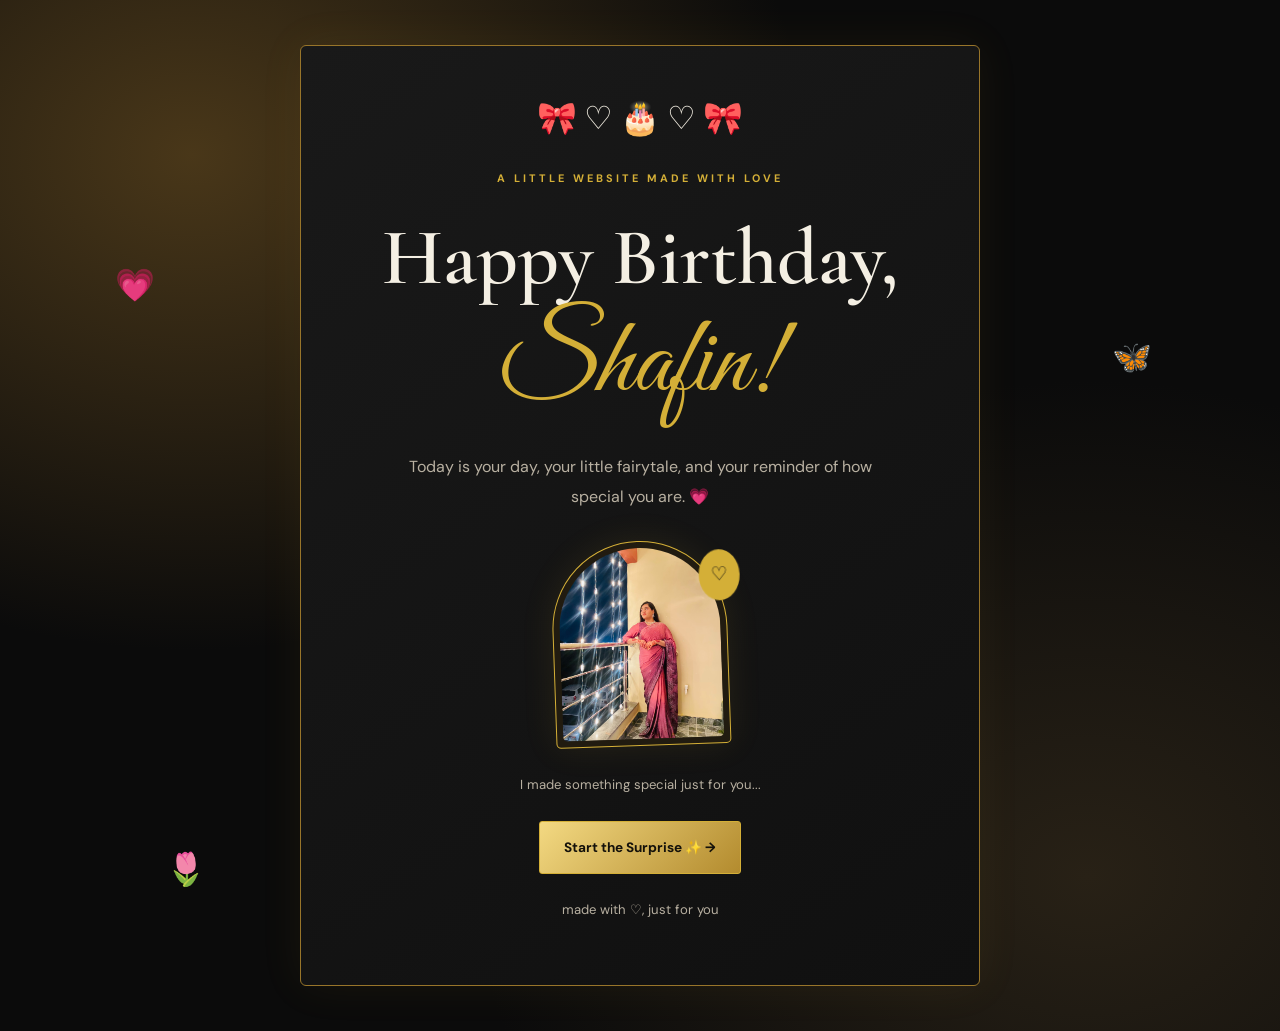
<file: index.html>
<!DOCTYPE html>
<html lang="en">
<head>
  <meta charset="UTF-8">
  <meta name="viewport" content="width=device-width, initial-scale=1.0">
  <title>For My Bestie 🎀</title>
  <link rel="stylesheet" href="style.css">
  <script src="script.js" defer></script>
</head>
<body class="welcome-page">
  <div class="sparkles">✦　♡　✧　♡　✦　♡　✧</div>

  <main class="welcome-card">
    <div class="sticker">🎀 ♡ 🎂 ♡ 🎀</div>
    <p class="tag">A LITTLE WEBSITE MADE WITH LOVE</p>
    <h1>Happy Birthday,<br><span class="script-font">Shafin!</span></h1>
    <p class="subtitle">
      Today is your day, your little fairytale,
      and your reminder of how special you are. 💗
    </p>

    <div class="hero-photo">
      <img src="WhatsApp Image 2026-10-11 at 2.31.13 PM (1).jpeg" alt="My beautiful bestie">
      <span class="photo-heart">♡</span>
    </div>

    <p class="tiny-note">I made something special just for you...</p>
    <a class="button" href="memories.html">Start the Surprise ✨ →</a>
    <p class="bottom-note">made with ♡, just for you</p>
  </main>

  <div class="floating floating-one">💗</div>
  <div class="floating floating-two">🦋</div>
  <div class="floating floating-three">🌷</div>
</body>
</html>
</file>
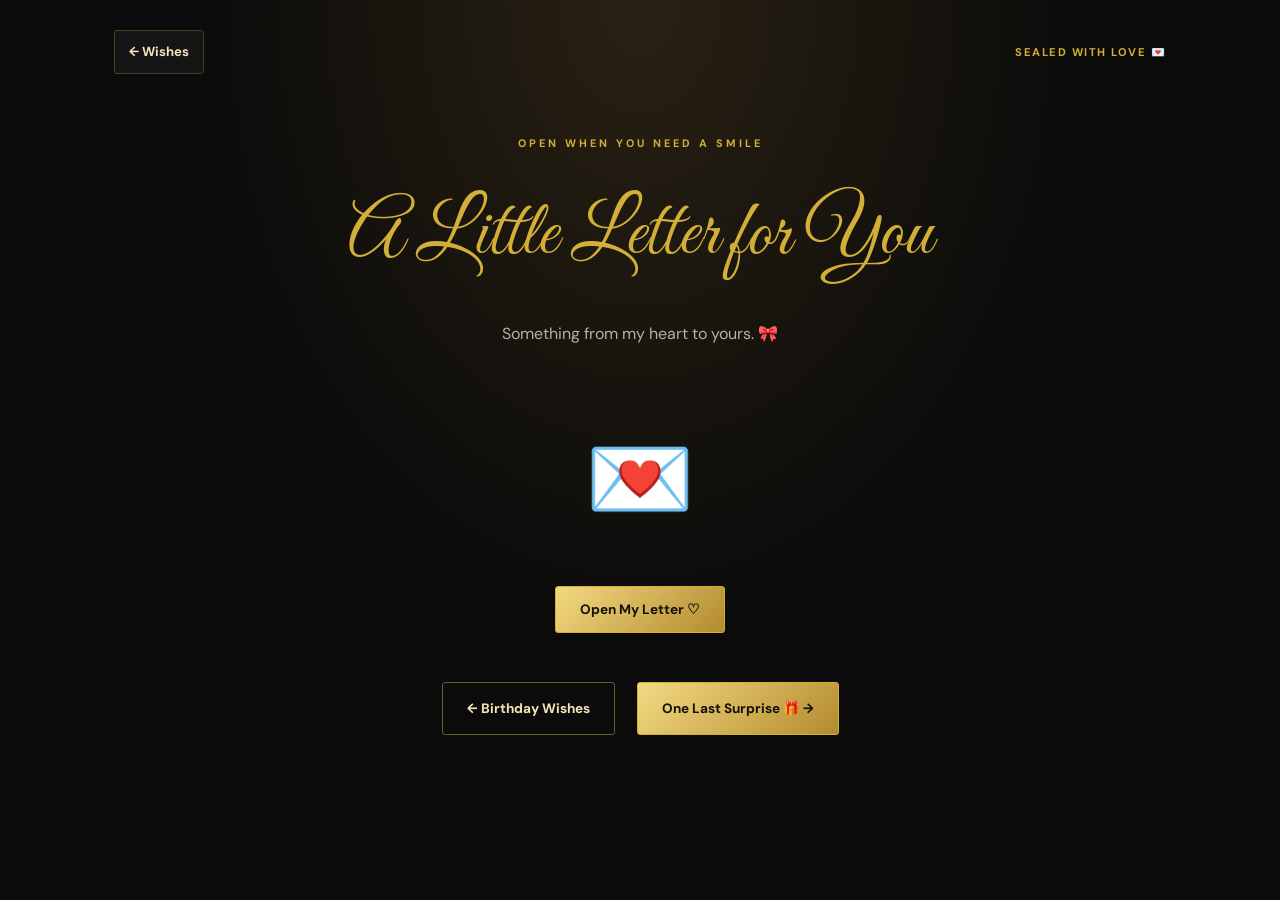
<file: letter.html>
<!DOCTYPE html>
<html lang="en">
<head>
  <meta charset="UTF-8">
  <meta name="viewport" content="width=device-width, initial-scale=1.0">
  <title>A Letter for You 💗</title>
  <link rel="stylesheet" href="style.css">
  <script src="script.js" defer></script>
</head>
<body class="letter-page">
  <main class="page-container">
    <nav class="top-nav">
      <a href="wishes.html" class="back-link">← Wishes</a>
      <span>SEALED WITH LOVE 💌</span>
    </nav>

    <header class="page-heading">
      <p class="tag">OPEN WHEN YOU NEED A SMILE</p>
      <h1 class="script-font">A Little Letter for You</h1>
      <p>Something from my heart to yours. 🎀</p>
    </header>

    <section class="letter-wrapper">
      <div class="envelope">💌</div>
      <button class="button" id="openLetter">Open My Letter ♡</button>

      <article class="letter-paper" id="letterPaper" hidden>
        <p class="letter-date">A special day for a special soul ✨</p>
        <h2 class="script-font">Dear Bestie,</h2>
        <p id="typedLetter"></p>
        <p class="signature script-font">Lots of love, always ♡</p>
      </article>
    </section>

    <div class="navigation-buttons">
      <a href="wishes.html" class="button secondary-button">← Birthday Wishes</a>
      <a href="surprise.html" class="button">One Last Surprise 🎁 →</a>
    </div>
  </main>
</body>
</html>
</file>
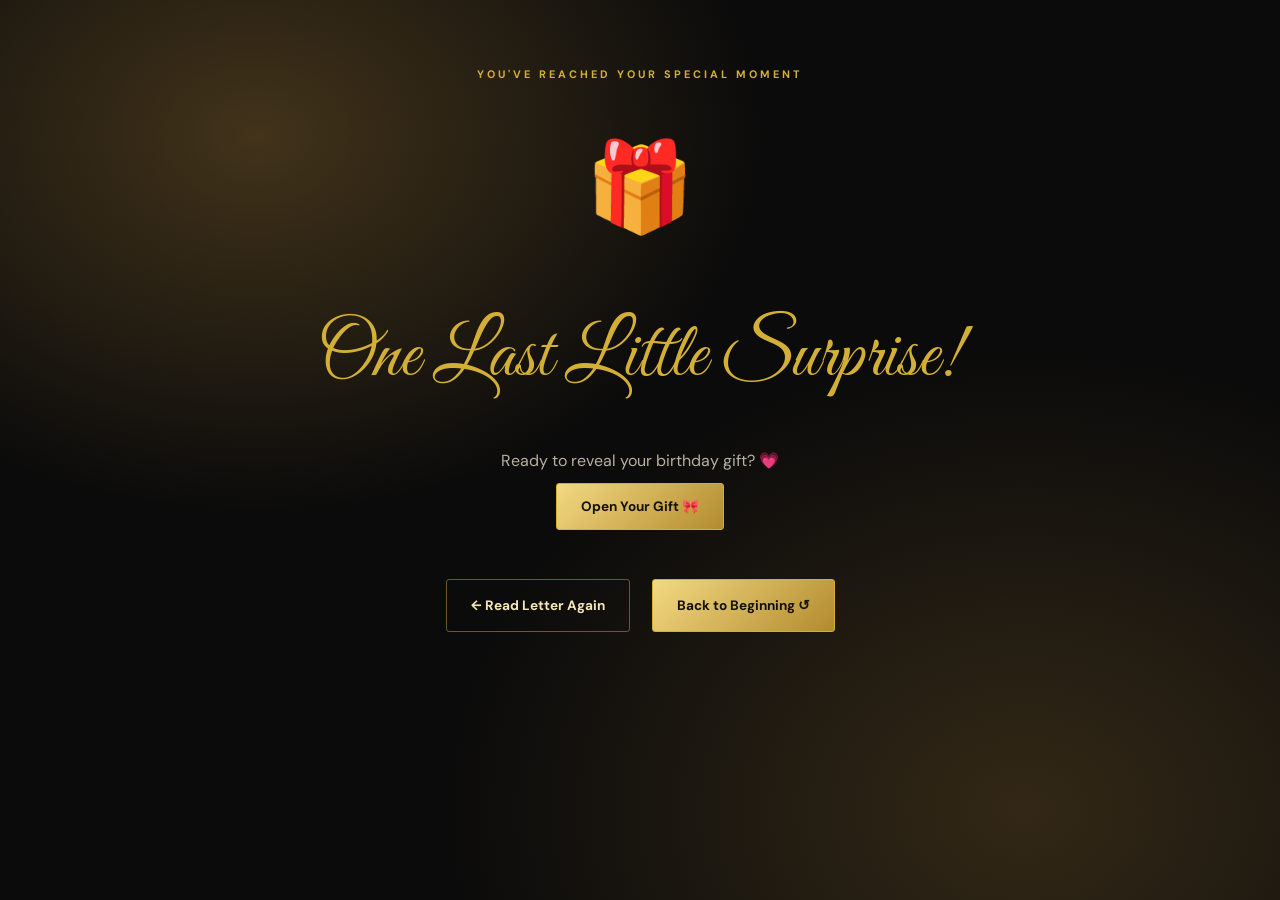
<file: surprise.html>
<!DOCTYPE html>
<html lang="en">
<head>
  <meta charset="UTF-8">
  <meta name="viewport" content="width=device-width, initial-scale=1.0">
  <title>Your Special Surprise 🎁</title>
  <link rel="stylesheet" href="style.css">
  <script src="script.js" defer></script>
</head>
<body class="surprise-page">
  <main class="page-container final-page">
    <p class="tag">YOU'VE REACHED YOUR SPECIAL MOMENT</p>
    <div class="final-emoji">🎁</div>
    <h1 class="script-font">One Last Little Surprise!</h1>
    <p>Ready to reveal your birthday gift? 💗</p>

    <button class="button" id="giftButton">Open Your Gift 🎀</button>

    <section id="giftReveal" class="gift-reveal" hidden>
      <div class="confetti-emoji">🎉 ✨ 💗 🌸 🎊</div>
      <img src="WhatsApp Image 2026-10-11 at 2.31.15 PM.jpeg" alt="Birthday bestie" class="final-photo">
      <h2 class="script-font">Happy Birthday, Jani</h2>
      <p>
        May your life be as colourful as these pages,
        as beautiful as your smile, and as magical as
        every dream you hold. Keep shining, keep growing,
        and never forget how special you are. 💖
      </p>
      <p class="final-wish">Your best days are yet to come. 🌷</p>
      <button class="button secondary-button" id="celebrateAgain">Celebrate Again 🎉</button>
    </section>

    <div class="navigation-buttons">
      <a href="letter.html" class="button secondary-button">← Read Letter Again</a>
      <a href="index.html" class="button">Back to Beginning ↺</a>
    </div>
  </main>
</body>
</html>
</file>
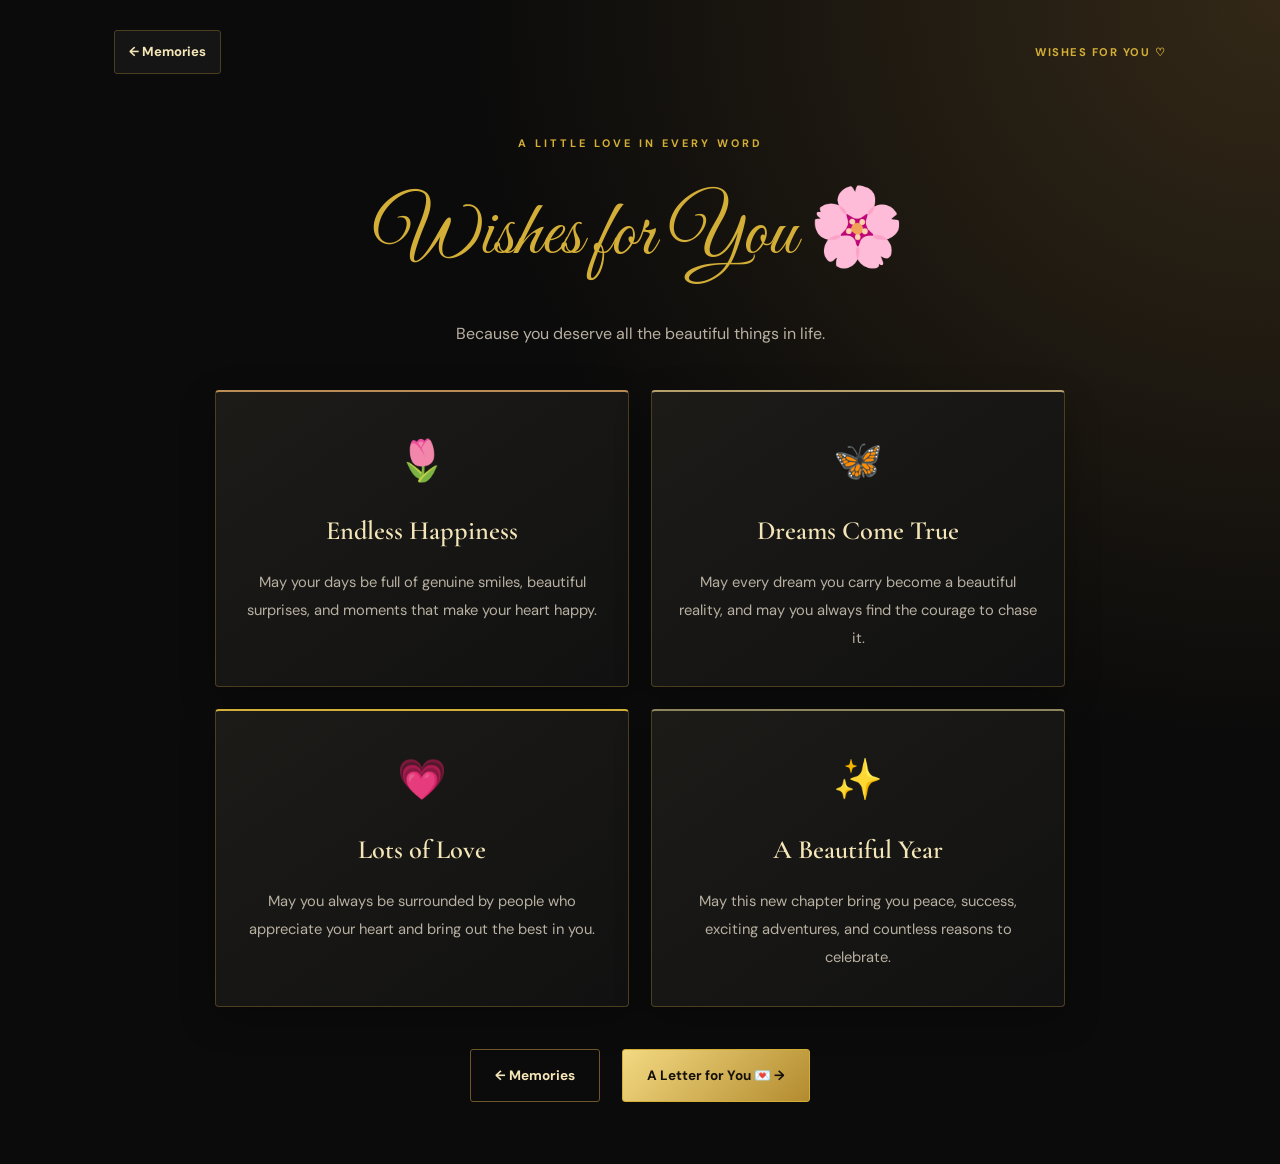
<file: wishes.html>
<!DOCTYPE html>
<html lang="en">
<head>
  <meta charset="UTF-8">
  <meta name="viewport" content="width=device-width, initial-scale=1.0">
  <title>Birthday Wishes 💌</title>
  <link rel="stylesheet" href="style.css">
  <script src="script.js" defer></script>
</head>
<body class="wishes-page">
  <main class="page-container">
    <nav class="top-nav">
      <a href="memories.html" class="back-link">← Memories</a>
      <span>WISHES FOR YOU ♡</span>
    </nav>

    <header class="page-heading">
      <p class="tag">A LITTLE LOVE IN EVERY WORD</p>
      <h1 class="script-font">Wishes for You 🌸</h1>
      <p>Because you deserve all the beautiful things in life.</p>
    </header>

    <section class="wish-grid">
      <article class="wish-card wish-pink">
        <span class="wish-icon">🌷</span>
        <h2>Endless Happiness</h2>
        <p>May your days be full of genuine smiles, beautiful surprises, and moments that make your heart happy.</p>
      </article>

      <article class="wish-card wish-purple">
        <span class="wish-icon">🦋</span>
        <h2>Dreams Come True</h2>
        <p>May every dream you carry become a beautiful reality, and may you always find the courage to chase it.</p>
      </article>

      <article class="wish-card wish-peach">
        <span class="wish-icon">💗</span>
        <h2>Lots of Love</h2>
        <p>May you always be surrounded by people who appreciate your heart and bring out the best in you.</p>
      </article>

      <article class="wish-card wish-blue">
        <span class="wish-icon">✨</span>
        <h2>A Beautiful Year</h2>
        <p>May this new chapter bring you peace, success, exciting adventures, and countless reasons to celebrate.</p>
      </article>
    </section>

    <div class="navigation-buttons">
      <a href="memories.html" class="button secondary-button">← Memories</a>
      <a href="letter.html" class="button">A Letter for You 💌 →</a>
    </div>
  </main>
</body>
</html>
</file>
<file: style.css>
@import url('https://fonts.googleapis.com/css2?family=Cormorant+Garamond:wght@400;500;600;700&family=DM+Sans:wght@400;500;600;700&family=Great+Vibes&display=swap');

/* ===== COLORS ===== */

:root {
    --black: #0b0b0b;
    --surface: #151515;
    --surface-light: #202020;
    --gold: #d4af37;
    --gold-light: #f5e6b8;
    --gold-dark: #98752a;
    --text: #f4efe3;
    --muted: #b8b0a1;
    --border: #4d3e1e;
}

/* ===== RESET ===== */

* {
    box-sizing: border-box;
    margin: 0;
    padding: 0;
}

html {
    min-height: 100%;
    scroll-behavior: smooth;
    overflow-x: hidden;
    overflow-y: auto;
}

body {
    min-height: 100vh;
    min-height: 100svh;
    height: auto;
    overflow-x: hidden;
    overflow-y: auto;
    color: var(--text);
    background:
        radial-gradient(ellipse at top, #292113 0%, transparent 50%),
        var(--black);
    font-family: 'DM Sans', sans-serif;
    line-height: 1.7;
}

img {
    max-width: 100%;
}

a {
    color: inherit;
    text-decoration: none;
}

button,
a {
    -webkit-tap-highlight-color: transparent;
}

h1,
h2 {
    font-family: 'Cormorant Garamond', serif;
    font-weight: 600;
}

p {
    overflow-wrap: break-word;
}

.script-font {
    font-family: 'Great Vibes', cursive;
    color: var(--gold);
    font-weight: 400;
}

/* ===== WELCOME PAGE ===== */

.welcome-page {
    display: grid;
    place-items: center;
    position: relative;

    min-height: 100vh;
    min-height: 100svh;
    height: auto;

    overflow: visible;
    padding: 45px 18px;

    background:
        radial-gradient(ellipse at 15% 15%, #493719 0%, transparent 40%),
        radial-gradient(ellipse at 85% 85%, #282116 0%, transparent 40%),
        #0b0b0b;
}

.welcome-card {
    width: min(100%, 680px);
    padding: 45px 25px;
    text-align: center;

    background: linear-gradient(145deg, #191919, #101010);
    border: 1px solid var(--gold-dark);
    border-radius: 6px;

    box-shadow: 0 0 45px #d4af3712;
    animation: enter .8s ease both;
    position: relative;
    z-index: 1;
}

.sticker {
    font-size: 2rem;
    margin-bottom: 24px;
}

.tag {
    color: var(--gold);
    letter-spacing: 3px;
    font-size: .68rem;
    font-weight: 700;
}

.welcome-card h1 {
    font-size: clamp(2.8rem, 8vw, 5rem);
    line-height: 1.15;
    margin: 24px 0;
}

.welcome-card h1 span {
    font-size: 1.35em;
}

.subtitle {
    max-width: 470px;
    margin: 0 auto 25px;
    color: var(--muted);
    line-height: 1.9;
}

.hero-photo {
    position: relative;
    width: 175px;
    height: 205px;
    margin: 28px auto;
    padding: 6px;

    background: #211b10;
    border: 1px solid var(--gold);
    border-radius: 90px 90px 5px 5px;

    box-shadow: 0 0 35px #d4af3719;
    transform: rotate(-2deg);
}

.hero-photo img {
    display: block;
    width: 100%;
    height: 100%;
    object-fit: cover;
    border-radius: inherit;
}

.photo-heart {
    position: absolute;
    right: -15px;
    top: 10px;
    background: var(--gold);
    color: #111;
    border-radius: 50%;
    padding: 9px 12px;
    font-size: 1.2rem;
}

.tiny-note,
.bottom-note {
    color: var(--muted);
    font-size: .82rem;
    margin: 18px 0;
}

/* ===== BUTTONS ===== */

.button {
    display: inline-flex;
    justify-content: center;
    align-items: center;
    gap: 8px;

    margin: 7px;
    padding: 14px 24px;

    border: 1px solid var(--gold);
    border-radius: 3px;

    background: linear-gradient(135deg, #f3d982, #b38b2e);
    color: #14110a;

    font-family: 'DM Sans', sans-serif;
    font-size: .85rem;
    font-weight: 700;

    cursor: pointer;
    transition: .3s ease;
}

.button:hover {
    background: var(--gold-light);
    transform: translateY(-3px);
    box-shadow: 0 8px 25px #d4af3725;
}

.secondary-button {
    background: transparent;
    color: var(--gold-light);
    border: 1px solid #6e5728;
    box-shadow: none;
}

.secondary-button:hover {
    background: #2b2415;
}

/* ===== FLOATING DECORATIONS ===== */

.sparkles {
    position: absolute;
    top: 8%;
    color: var(--gold);
    letter-spacing: 8px;
    font-size: 1.5rem;
    animation: float 4s infinite ease-in-out;
    pointer-events: none;
}

.floating {
    position: absolute;
    font-size: 2rem;
    animation: float 3s infinite ease-in-out;
    pointer-events: none;
}

.floating-one {
    left: 9%;
    top: 25%;
}

.floating-two {
    right: 10%;
    top: 32%;
    animation-delay: .5s;
}

.floating-three {
    left: 13%;
    bottom: 13%;
    animation-delay: 1s;
}

/* ===== SHARED PAGE LAYOUT ===== */

.page-container {
    width: min(1100px, 100%);
    margin: 0 auto;
    padding: 30px 24px 55px;
    animation: enter .65s ease both;
}

.top-nav {
    display: flex;
    align-items: center;
    justify-content: space-between;
    flex-wrap: wrap;
    gap: 12px;

    color: var(--gold);
    font-size: .7rem;
    font-weight: 700;
    letter-spacing: 1.5px;
}

.back-link {
    display: inline-block;
    padding: 10px 14px;

    border: 1px solid var(--border);
    border-radius: 3px;

    color: var(--gold-light);
    background: var(--surface);

    letter-spacing: 0;
    font-size: .82rem;
}

.page-heading {
    text-align: center;
    padding: 60px 0 40px;
}

.page-heading h1 {
    font-size: clamp(2.8rem, 7vw, 4.8rem);
    margin: 18px 0;
}

.page-heading > p:last-child {
    color: var(--muted);
    line-height: 1.9;
}

/* ===== PHOTO GALLERY ===== */

.memory-grid {
    display: grid;
    grid-template-columns: repeat(4, minmax(0, 1fr));
    gap: 24px;
}

.polaroid {
    min-width: 0;
    padding: 9px 9px 0;

    background: linear-gradient(145deg, #222, #141414);
    border: 1px solid var(--border);
    box-shadow: 0 10px 35px #0008;
    border-radius: 3px;

    transition: transform .3s, border-color .3s;
    cursor: zoom-in;
}

.tilt-left {
    transform: rotate(-2deg);
}

.tilt-right {
    transform: rotate(2deg);
}

.polaroid:hover {
    transform: translateY(-7px) rotate(0);
    border-color: var(--gold);
}

.polaroid img {
    display: block;
    width: 100%;
    height: 235px;
    object-fit: cover;
    background: #272116;
}

.polaroid figcaption {
    min-height: 60px;
    display: grid;
    place-items: center;
    padding: 8px 2px;

    color: var(--gold-light);
    font-family: 'Cormorant Garamond', serif;
    font-size: 1.2rem;
    font-style: italic;
    text-align: center;
}

.center-note {
    text-align: center;
    margin: 35px 0;
    color: var(--muted);
}

.navigation-buttons {
    display: flex;
    flex-wrap: wrap;
    justify-content: center;
    margin-top: 35px;
    gap: 8px;
}

/* ===== IMAGE LIGHTBOX ===== */

.lightbox {
    display: none;
    position: fixed;
    inset: 0;
    z-index: 20;

    background: #050505f5;
    place-items: center;
    padding: 30px;
}

.lightbox.open {
    display: grid;
}

.lightbox img {
    max-width: 90%;
    max-height: 80vh;
    object-fit: contain;

    border: 1px solid var(--gold);
    padding: 6px;
    background: var(--surface);
}

.close-lightbox {
    position: absolute;
    right: 25px;
    top: 15px;

    color: var(--gold);
    font-size: 2.5rem;
    background: none;
    border: none;
    cursor: pointer;
}

/* ===== BIRTHDAY WISHES ===== */

.wishes-page {
    background:
        radial-gradient(ellipse at top right, #332817, transparent 45%),
        #0b0b0b;
}

.wish-grid {
    display: grid;
    grid-template-columns: repeat(2, minmax(0, 1fr));
    gap: 22px;
    max-width: 850px;
    margin: 0 auto;
}

.wish-card {
    text-align: center;
    padding: 34px 25px;

    border: 1px solid var(--border);
    border-radius: 4px;

    background: linear-gradient(145deg, #1c1b18, #111);
    box-shadow: 0 12px 35px #0004;

    transition: transform .3s, border-color .3s;
}

.wish-card:hover {
    transform: translateY(-6px);
    border-color: var(--gold);
}

.wish-pink {
    border-top: 2px solid #b98c55;
}

.wish-purple {
    border-top: 2px solid #b5a06b;
}

.wish-peach {
    border-top: 2px solid #d4af37;
}

.wish-blue {
    border-top: 2px solid #8d855e;
}

.wish-icon {
    font-size: 2.5rem;
}

.wish-card h2 {
    color: var(--gold-light);
    margin: 15px 0;
    font-size: 1.65rem;
}

.wish-card p {
    color: var(--muted);
    font-size: .92rem;
    line-height: 1.9;
}

/* ===== PERSONAL LETTER ===== */

.letter-wrapper {
    max-width: 680px;
    margin: 0 auto;
    text-align: center;
}

.envelope {
    font-size: 5.5rem;
    margin: 15px 0 25px;
    animation: float 3s infinite;
}

.letter-paper {
    margin: 30px auto;
    padding: clamp(25px, 6vw, 55px);
    text-align: left;

    color: #e8dcc1;
    background: #181611;

    border: 1px solid var(--gold-dark);
    box-shadow: 0 15px 45px #0006;
    border-radius: 3px;

    line-height: 2;
    animation: enter .5s ease;
}

.letter-date {
    color: var(--gold);
    font-size: .8rem;
    text-align: right;
    margin-bottom: 25px;
}

.letter-paper h2 {
    font-size: 2.8rem;
    margin-bottom: 18px;
    color: var(--gold);
}

#typedLetter {
    white-space: pre-line;
    color: #d0c5b0;
    min-height: 140px;
    overflow-wrap: anywhere;
}

.signature {
    text-align: right;
    font-family: 'Great Vibes', cursive;
    color: var(--gold-light);
    font-size: 2.1rem;
    margin-top: 25px;
}

/* ===== FINAL SURPRISE PAGE ===== */

.surprise-page {
    background:
        radial-gradient(ellipse at 20% 15%, #42331a, transparent 35%),
        radial-gradient(ellipse at 80% 90%, #332816, transparent 40%),
        #0b0b0b;
}

.final-page {
    text-align: center;
    padding-top: 65px;
    padding-bottom: 45px;
}

.final-page h1 {
    font-size: clamp(2.7rem, 7vw, 4.8rem);
    margin: 22px 0;
}

.final-page > p:not(.tag) {
    color: var(--muted);
    line-height: 1.9;
}

.final-emoji {
    font-size: 5.5rem;
    margin: 30px 0;
    animation: float 2.5s infinite;
}

.gift-reveal {
    max-width: 600px;
    margin: 35px auto;
    padding: 30px;

    border-radius: 4px;
    background: linear-gradient(145deg, #1c1b17, #111);
    border: 1px solid var(--gold);
    box-shadow: 0 15px 50px #0007;

    animation: enter .7s ease;
}

.confetti-emoji {
    font-size: 1.8rem;
    line-height: 1.8;
}

.final-photo {
    width: 180px;
    height: 180px;
    margin: 20px auto;
    display: block;
    object-fit: cover;

    border-radius: 50%;
    border: 2px solid var(--gold);
    padding: 5px;
}

.gift-reveal h2 {
    font-size: 2.6rem;
    margin: 20px 0;
    color: var(--gold);
}

.gift-reveal p {
    color: #d1c7b4;
    line-height: 1.9;
}

.final-wish {
    font-family: 'Great Vibes', cursive;
    color: var(--gold-light) !important;
    font-size: 1.9rem;
    margin-top: 18px;
}

/* ===== CONFETTI ===== */

.confetti-piece {
    position: fixed;
    z-index: 30;
    top: -20px;
    pointer-events: none;
    animation: fall 3s linear forwards;
}

/* ===== ANIMATIONS ===== */

@keyframes enter {
    from {
        opacity: 0;
        transform: translateY(18px);
    }

    to {
        opacity: 1;
        transform: translateY(0);
    }
}

@keyframes float {
    0%, 100% {
        transform: translateY(0);
    }

    50% {
        transform: translateY(-12px);
    }
}

@keyframes fall {
    to {
        transform: translateY(110vh) rotate(720deg);
        opacity: 0;
    }
}

/* ===== TABLET ===== */

@media (max-width: 850px) {
    .memory-grid {
        grid-template-columns: repeat(2, minmax(0, 1fr));
    }

    .polaroid img {
        height: 260px;
    }
}

/* ===== MOBILE ===== */

@media (max-width: 500px) {
    .welcome-page {
        padding: 35px 14px;
    }

    .welcome-card {
        padding: 35px 18px;
    }

    .welcome-card h1 {
        font-size: clamp(2.4rem, 10vw, 3.6rem);
        overflow-wrap: anywhere;
    }

    .page-container {
        padding: 22px 15px 40px;
    }

    .page-heading {
        padding: 42px 0 28px;
    }

    .memory-grid {
        grid-template-columns: 1fr;
        gap: 20px;
    }

    .polaroid {
        padding: 7px 7px 0;
    }

    .polaroid img {
        height: 260px;
    }

    .polaroid figcaption {
        font-size: 1.05rem;
    }

    .wish-grid {
        grid-template-columns: 1fr;
    }

    .top-nav {
        font-size: .58rem;
    }

    .button {
        padding: 13px 17px;
        font-size: .82rem;
    }

    .gift-reveal {
        padding: 22px 16px;
    }

    .final-emoji,
    .envelope {
        font-size: 4.5rem;
    }

    .lightbox {
        padding: 15px;
    }

    .lightbox img {
        max-width: 100%;
        max-height: 80vh;
    }

    .close-lightbox {
        right: 15px;
        top: 8px;
    }
}

/* ===== ACCESSIBILITY ===== */

@media (prefers-reduced-motion: reduce) {
    *,
    *::before,
    *::after {
        animation-duration: .01ms !important;
        animation-iteration-count: 1 !important;
        scroll-behavior: auto !important;
    }
}
</file>
